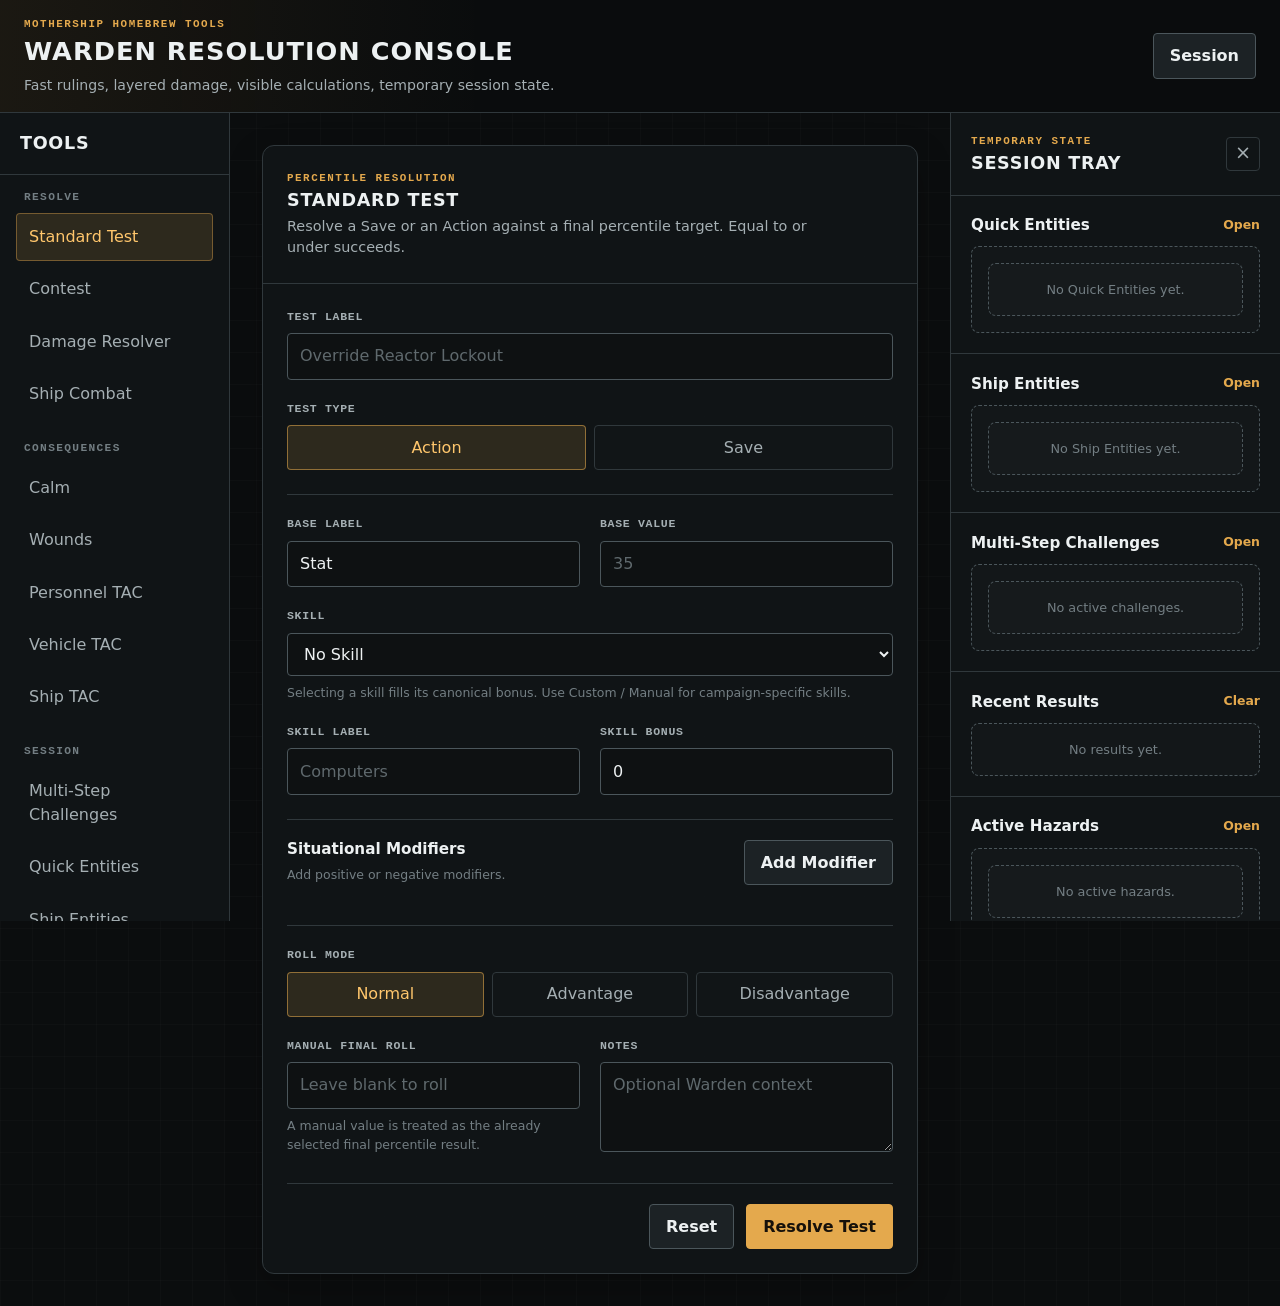
<file: index.html>
<!doctype html>
<html lang="en">
<head>
  <meta charset="UTF-8">

  <meta
    name="viewport"
    content="width=device-width, initial-scale=1"
  >

  <meta
    name="description"
    content="A lightweight resolution console for Mothership Wardens."
  >

  <title>Warden Resolution Console</title>

  <link rel="stylesheet" href="./styles.css">
</head>

<body>
  <div class="app-shell">
    <header class="app-header">
      <div class="app-header__identity">
        <p class="eyebrow">Mothership Homebrew Tools</p>

        <h1>Warden Resolution Console</h1>

        <p class="app-header__subtitle">
          Fast rulings, layered damage, visible calculations, temporary session state.
        </p>
      </div>

      <div class="app-header__actions">
        <button
          id="mobile-nav-toggle"
          class="button button--secondary mobile-only"
          type="button"
          aria-controls="tool-navigation"
          aria-expanded="false"
        >
          Tools
        </button>

        <button
          id="session-tray-toggle"
          class="button button--secondary"
          type="button"
          aria-controls="session-tray"
          aria-expanded="true"
        >
          Session
        </button>
      </div>
    </header>

    <div class="app-layout">
      <aside
        id="tool-navigation"
        class="tool-navigation"
        aria-label="Console tools"
      >
        <div class="tool-navigation__header">
          <h2>Tools</h2>

          <button
            id="mobile-nav-close"
            class="icon-button mobile-only"
            type="button"
            aria-label="Close tool navigation"
          >
            ×
          </button>
        </div>

        <nav id="tool-list" class="tool-list">
          <!-- Populated by app.js -->
        </nav>
      </aside>

      <main class="workspace">
        <section
          id="active-result"
          class="workspace__result"
          aria-live="polite"
          aria-label="Current result"
        >
          <!-- Latest result rendered by app.js -->
        </section>

        <section
          id="active-tool"
          class="workspace__tool"
          aria-live="polite"
        >
          <!-- Active tool rendered by app.js -->
        </section>
      </main>

      <aside
        id="session-tray"
        class="session-tray"
        aria-label="Session tray"
      >
        <div class="session-tray__header">
          <div>
            <p class="eyebrow">Temporary State</p>
            <h2>Session Tray</h2>
          </div>

          <button
            id="session-tray-collapse"
            class="icon-button"
            type="button"
            aria-label="Collapse session tray"
          >
            ×
          </button>
        </div>

        <section class="session-panel">
          <div class="session-panel__heading">
            <h3>Quick Entities</h3>

            <button
              class="text-button"
              type="button"
              data-tool-id="quick_entities"
            >
              Open
            </button>
          </div>

          <div
            id="quick-entity-summary"
            class="empty-state empty-state--compact"
          >
            No Quick Entities yet.
          </div>
        </section>

        <section class="session-panel">
          <div class="session-panel__heading">
            <h3>Ship Entities</h3>

            <button
              class="text-button"
              type="button"
              data-tool-id="ship_entities"
            >
              Open
            </button>
          </div>

          <div
            id="ship-entity-summary"
            class="empty-state empty-state--compact"
          >
            No Ship Entities yet.
          </div>
        </section>

        <section class="session-panel">
          <div class="session-panel__heading">
            <h3>Multi-Step Challenges</h3>

            <button
              class="text-button"
              type="button"
              data-tool-id="multi_step_challenges"
            >
              Open
            </button>
          </div>

          <div
            id="multi-step-challenge-summary"
            class="empty-state empty-state--compact"
          >
            No active challenges.
          </div>
        </section>

        <section class="session-panel">
          <div class="session-panel__heading">
            <h3>Recent Results</h3>

            <button
              id="clear-results"
              class="text-button"
              type="button"
            >
              Clear
            </button>
          </div>

          <div id="recent-results" class="recent-results">
            <div class="empty-state empty-state--compact">
              No results yet.
            </div>
          </div>
        </section>

        <section class="session-panel">
          <div class="session-panel__heading">
            <h3>Active Hazards</h3>

            <button
              class="text-button"
              type="button"
              data-tool-id="hazards"
            >
              Open
            </button>
          </div>

          <div
            id="hazard-summary"
            class="empty-state empty-state--compact"
          >
            No active hazards.
          </div>
        </section>
      </aside>
    </div>

    <div
      id="mobile-overlay"
      class="mobile-overlay"
      hidden
    ></div>
  </div>

  <script type="module" src="./app.js"></script>
</body>
</html>
</file>
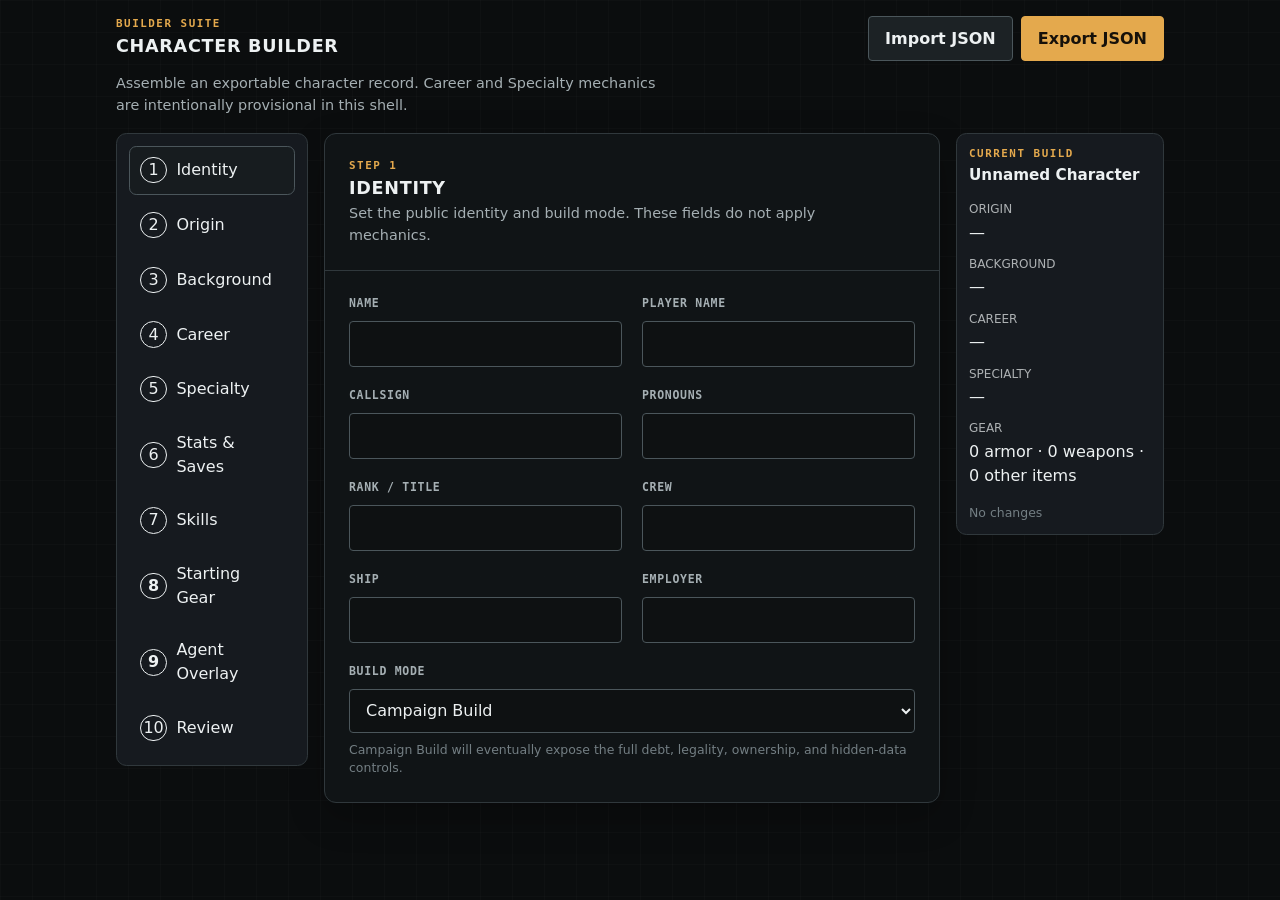
<file: character-builder-demo.html>
<!doctype html>
<html lang="en">
<head>
  <meta charset="UTF-8">
  <meta name="viewport" content="width=device-width, initial-scale=1">
  <title>Character Builder Shell</title>
  <link rel="stylesheet" href="./styles.css">
  <link rel="stylesheet" href="./styles/character-builder.css">
</head>
<body>
  <main class="workspace" style="padding: 1rem;">
    <div id="character-builder-root"></div>
  </main>

  <script type="module">
    import { mountCharacterBuilder } from "./builders/character-builder-shell.js";
    mountCharacterBuilder(document.querySelector("#character-builder-root"));
  </script>
</body>
</html>
</file>
<file: styles.css>
@import url("./styles/tokens-base.css");
@import url("./styles/shell.css");
@import url("./styles/forms.css");
@import url("./styles/results.css");
@import url("./styles/session.css");
@import url("./styles/utilities.css");
@import url("./styles/quick-entities.css");
@import url("./styles/wounds-hazards.css");
@import url("./styles/personnel-tac.css");
@import url("./styles/damage.css");
@import url("./styles/ships.css");
@import url("./styles/responsive.css");
</file>
<file: styles/character-builder.css>
.character-builder {
  display: grid;
  gap: 1rem;
}

.character-builder__header {
  align-items: flex-start;
  display: flex;
  gap: 1rem;
  justify-content: space-between;
}

.character-builder__header-actions {
  display: flex;
  flex-wrap: wrap;
  gap: 0.5rem;
}

.character-builder__layout {
  align-items: start;
  display: grid;
  gap: 1rem;
  grid-template-columns: minmax(12rem, 0.7fr) minmax(0, 2.4fr) minmax(13rem, 0.8fr);
}

.character-builder__steps,
.character-builder__summary {
  background: var(--surface-panel, #161a1f);
  border: 1px solid var(--border-subtle, #343a42);
  border-radius: var(--radius-panel, 0.65rem);
  padding: 0.75rem;
  position: sticky;
  top: 1rem;
}

.character-builder__steps {
  display: grid;
  gap: 0.35rem;
}

.character-builder__step {
  align-items: center;
  background: transparent;
  border: 1px solid transparent;
  border-radius: 0.45rem;
  color: inherit;
  cursor: pointer;
  display: grid;
  gap: 0.6rem;
  grid-template-columns: auto 1fr;
  padding: 0.65rem;
  text-align: left;
}

.character-builder__step:hover,
.character-builder__step.is-active {
  background: var(--surface-raised, #222831);
  border-color: var(--border-strong, #59636f);
}

.character-builder__step.is-complete .character-builder__step-number {
  font-weight: 700;
}

.character-builder__step-number {
  align-items: center;
  border: 1px solid currentColor;
  border-radius: 999px;
  display: inline-flex;
  height: 1.65rem;
  justify-content: center;
  width: 1.65rem;
}

.character-builder__option-grid {
  display: grid;
  gap: 0.75rem;
  grid-template-columns: repeat(auto-fit, minmax(14rem, 1fr));
}

.character-builder__option {
  background: var(--surface-raised, #222831);
  border: 1px solid var(--border-subtle, #343a42);
  border-radius: 0.55rem;
  color: inherit;
  cursor: pointer;
  display: grid;
  gap: 0.45rem;
  padding: 0.9rem;
  text-align: left;
}

.character-builder__option:hover,
.character-builder__option.is-selected {
  border-color: var(--accent, #b6d35c);
}

.character-builder__option-title {
  font-size: 1rem;
  font-weight: 700;
}

.character-builder__option-description {
  line-height: 1.45;
}

.character-builder__option-meta {
  font-size: 0.78rem;
  opacity: 0.7;
  text-transform: uppercase;
}

.character-builder__subpanel,
.character-builder__json-preview {
  border-top: 1px solid var(--border-subtle, #343a42);
  margin-top: 1.25rem;
  padding-top: 1.25rem;
}

.character-builder__summary dl,
.character-builder__review-grid {
  display: grid;
  gap: 0.65rem;
}

.character-builder__summary dl > div,
.character-builder__review-grid > div {
  display: grid;
  gap: 0.15rem;
}

.character-builder__summary dt,
.character-builder__review-grid dt {
  font-size: 0.75rem;
  opacity: 0.7;
  text-transform: uppercase;
}

.character-builder__summary dd,
.character-builder__review-grid dd {
  margin: 0;
}

.character-builder__review-grid {
  grid-template-columns: repeat(auto-fit, minmax(12rem, 1fr));
}

.character-builder__json-preview pre {
  max-height: 30rem;
  overflow: auto;
  white-space: pre-wrap;
}

.character-builder__toggle {
  align-items: center;
  display: flex;
  gap: 0.6rem;
  margin-bottom: 1rem;
}

@media (max-width: 1050px) {
  .character-builder__layout {
    grid-template-columns: minmax(10rem, 0.7fr) minmax(0, 2fr);
  }

  .character-builder__summary {
    grid-column: 1 / -1;
    position: static;
  }
}

@media (max-width: 720px) {
  .character-builder__header {
    display: grid;
  }

  .character-builder__layout {
    grid-template-columns: 1fr;
  }

  .character-builder__steps,
  .character-builder__summary {
    position: static;
  }

  .character-builder__steps {
    grid-template-columns: repeat(2, minmax(0, 1fr));
  }
}

.character-builder__detail-list {
  display: grid;
  gap: 0.75rem;
  margin-top: 1rem;
}

.character-builder__detail-item {
  padding: 0.85rem;
  border: 1px solid var(--border-subtle, rgba(255, 255, 255, 0.14));
  border-radius: 0.6rem;
  background: rgba(255, 255, 255, 0.025);
}

.character-builder__detail-item p {
  margin: 0.35rem 0 0;
}

/* Structured Stat and Save generation */
.generation-panel {
  overflow-x: auto;
}

.generation-grid {
  display: grid;
  grid-template-columns: minmax(7rem, 1.2fr) repeat(3, minmax(7rem, 1fr));
  gap: .65rem;
  align-items: center;
  padding: .65rem 0;
  border-bottom: 1px solid var(--border-color, rgba(255, 255, 255, .1));
  min-width: 34rem;
}

.generation-grid--header {
  font-size: .75rem;
  letter-spacing: .08em;
  text-transform: uppercase;
  opacity: .72;
}

.generation-allocation {
  display: inline-flex;
  align-items: center;
  justify-content: center;
  gap: .45rem;
}

.generation-allocation.is-ineligible {
  opacity: .35;
}

.generation-button {
  width: 1.8rem;
  height: 1.8rem;
  border: 1px solid var(--border-color, rgba(255, 255, 255, .16));
  border-radius: .35rem;
  background: transparent;
  color: inherit;
  cursor: pointer;
}

.generation-button:hover {
  border-color: currentColor;
}


.generation-results {
  margin-top: 1rem;
}

.generation-results--empty {
  opacity: .78;
}

.generation-results__groups {
  display: grid;
  gap: 1rem;
}

.generation-results__group h4 {
  margin: 0 0 .55rem;
}

.generation-results__array {
  display: grid;
  grid-template-columns: repeat(auto-fit, minmax(8.5rem, 1fr));
  gap: .65rem;
}

.generation-result-card {
  display: grid;
  grid-template-columns: 1fr auto;
  gap: .2rem .65rem;
  align-items: baseline;
  padding: .75rem;
  border: 1px solid var(--border-color, rgba(255, 255, 255, .14));
  border-radius: .6rem;
  background: rgba(255, 255, 255, .025);
  font-variant-numeric: tabular-nums;
}

.generation-result-card__label {
  font-weight: 700;
}

.generation-result-card__pool {
  opacity: .72;
  font-size: .82rem;
}

.generation-result-card__value {
  grid-column: 1 / -1;
  font-size: 1.7rem;
  line-height: 1.05;
}

.generation-result-card small {
  grid-column: 1 / -1;
  opacity: .65;
}

.generation-budget-row {
  display: flex;
  flex-wrap: wrap;
  gap: .65rem;
  padding-top: .85rem;
}

.generation-budget {
  padding: .35rem .6rem;
  border: 1px solid var(--border-color, rgba(255, 255, 255, .16));
  border-radius: 999px;
  font-size: .8rem;
}

.generation-budget.is-complete {
  border-color: currentColor;
  font-weight: 700;
}

@media (max-width: 760px) {
  .generation-grid {
    min-width: 32rem;
  }
}

/* Skill generation --------------------------------------------------------- */
.skill-package,
.skill-summary {
  margin-top: 1rem;
}

.skill-fixed-list,
.skill-choice-slots,
.skill-summary__grid {
  display: flex;
  flex-wrap: wrap;
  gap: 0.75rem;
}

.skill-pill {
  display: inline-grid;
  grid-template-columns: auto auto;
  gap: 0.15rem 0.55rem;
  align-items: center;
  padding: 0.65rem 0.8rem;
  border: 1px solid var(--border-color, rgba(255, 255, 255, 0.16));
  border-radius: 0.65rem;
  background: rgba(255, 255, 255, 0.035);
}

.skill-pill small {
  grid-column: 1 / -1;
  opacity: 0.68;
  text-transform: uppercase;
  letter-spacing: 0.08em;
}

.skill-choice-groups {
  display: grid;
  gap: 0.9rem;
  margin-top: 1rem;
}

.skill-choice-group {
  display: grid;
  grid-template-columns: minmax(12rem, 0.8fr) minmax(16rem, 1.2fr);
  gap: 1rem;
  align-items: center;
  padding: 0.85rem;
  border: 1px solid var(--border-color, rgba(255, 255, 255, 0.12));
  border-radius: 0.7rem;
}

.skill-choice-group.is-replacement {
  border-style: dashed;
}

.skill-choice-slots .select {
  min-width: min(100%, 19rem);
}

.skill-summary__grid {
  display: grid;
  grid-template-columns: repeat(auto-fit, minmax(10rem, 1fr));
}

.skill-summary-card {
  display: grid;
  grid-template-columns: 1fr auto;
  gap: 0.25rem 0.75rem;
  padding: 0.8rem;
  border: 1px solid var(--border-color, rgba(255, 255, 255, 0.14));
  border-radius: 0.65rem;
  background: rgba(255, 255, 255, 0.03);
}

.skill-summary-card small {
  grid-column: 1 / -1;
  opacity: 0.7;
}

@media (max-width: 760px) {
  .skill-choice-group {
    grid-template-columns: 1fr;
  }
}


/* Derived durability ------------------------------------------------------- */
.durability-summary {
  display: grid;
  grid-template-columns: repeat(2, minmax(8rem, 1fr));
  gap: 0.75rem;
  margin-top: 1rem;
}

.durability-summary > div {
  display: flex;
  align-items: baseline;
  justify-content: space-between;
  gap: 1rem;
  padding: 0.8rem;
  border: 1px solid var(--border-color, rgba(255, 255, 255, 0.14));
  border-radius: 0.65rem;
  background: rgba(255, 255, 255, 0.03);
}

.durability-summary__label {
  opacity: 0.72;
}

.durability-summary small {
  grid-column: 1 / -1;
  opacity: 0.68;
}

@media (max-width: 560px) {
  .durability-summary {
    grid-template-columns: 1fr;
  }
}


/* Starting gear ----------------------------------------------------------- */
.gear-section { display: grid; gap: 1rem; }
.gear-section .form-section__heading { align-items: end; display: flex; gap: 1rem; justify-content: space-between; }
.gear-filter { display: grid; gap: .35rem; min-width: 13rem; }
.gear-card-grid { display: grid; gap: .75rem; grid-template-columns: repeat(auto-fit, minmax(15rem, 1fr)); }
.gear-card { background: var(--surface-raised, #222831); border: 1px solid var(--border-subtle, #343a42); border-radius: .6rem; display: grid; gap: .65rem; padding: .85rem; }
.gear-card--recommended { border-color: var(--accent, #b6d35c); }
.gear-card p { margin: 0; line-height: 1.4; }
.gear-card__heading, .selected-gear-card__heading { align-items: start; display: flex; gap: .75rem; justify-content: space-between; }
.gear-card__heading span, .selected-gear-card__heading span, .gear-card__meta { font-size: .72rem; opacity: .7; text-transform: uppercase; }
.gear-card__reason { border-left: 2px solid currentColor; opacity: .82; padding-left: .65rem; }
.selected-gear-list { display: grid; gap: .85rem; }
.selected-gear-card { border: 1px solid var(--border-subtle, #343a42); border-radius: .65rem; display: grid; gap: .85rem; padding: .9rem; }
.selected-gear-card__heading > div { display: grid; gap: .2rem; }
.selected-gear-card__controls, .weapon-customization__controls { align-items: end; display: grid; gap: .65rem; grid-template-columns: repeat(auto-fit, minmax(10rem, 1fr)); }
.selected-gear-card label, .weapon-customization label { display: grid; gap: .35rem; font-size: .78rem; }
.weapon-customization { border-top: 1px solid var(--border-subtle, #343a42); display: grid; gap: .7rem; padding-top: .8rem; }
.weapon-customization h4 { margin: 0; }
.installed-attachments { display: flex; flex-wrap: wrap; gap: .5rem; }
.installed-attachments > span { align-items: center; border: 1px solid var(--border-subtle, #343a42); border-radius: 999px; display: inline-flex; gap: .45rem; padding: .3rem .6rem; }
@media (max-width: 720px) { .gear-section .form-section__heading { align-items: stretch; display: grid; } .gear-filter { min-width: 0; } }
</file>
